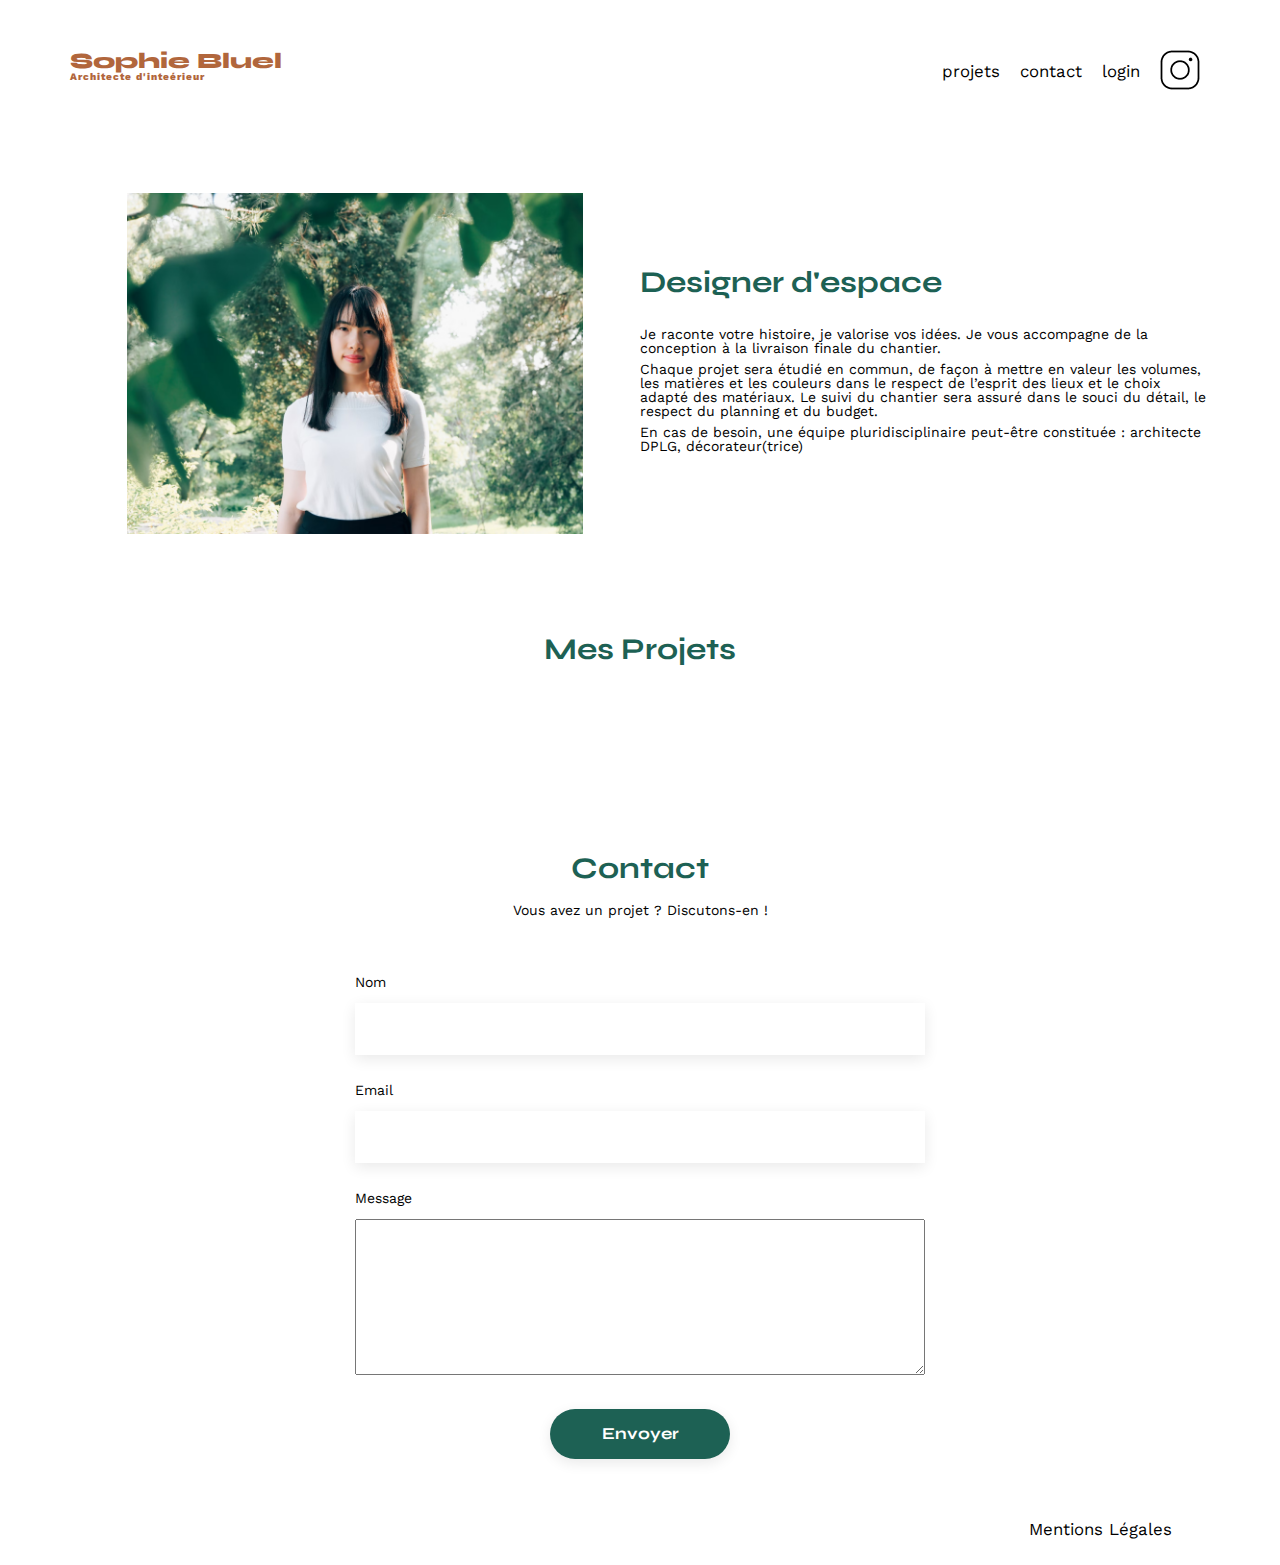
<file: index.html>
<!DOCTYPE html>
<html lang="fr">
<head>
	<meta charset="UTF-8">
	<title>Sophie Bluel - Architecte d'intérieur</title>
	<meta name="viewport" content="width=device-width, initial-scale=1.0">
	<link rel="preconnect" href="https://fonts.googleapis.com">
	<link rel="preconnect" href="https://fonts.gstatic.com" crossorigin>
	<link href="https://fonts.googleapis.com/css2?family=Syne:wght@700;800&family=Work+Sans&display=swap" rel="stylesheet">
	<meta name="description" content="">
	<link rel="stylesheet" href="https://cdnjs.cloudflare.com/ajax/libs/font-awesome/6.2.1/css/all.min.css"
        integrity="sha512-MV7K8+y+gLIBoVD59lQIYicR65iaqukzvf/nwasF0nqhPay5w/9lJmVM2hMDcnK1OnMGCdVK+iQrJ7lzPJQd1w=="
        crossorigin="anonymous" referrerpolicy="no-referrer">
	<link rel="stylesheet" href="./assets/style.css">
	<link rel="stylesheet" href="./assets/modal.css">
	<script src="src/constant.js" defer></script>	
	<script src="src/fetch.js" defer></script>
	<script src="src/modal.js" defer></script>
	<script src="src/index.js" defer></script>
</head>
<body>
<dialog  id="modal-wrapper" class="modal-wrapper" aria-hidden="true" aria-label="Edition galerie">
	<div id="modal-gallery" class="modal modal-gallery">
		<button class="close-modal" id="close-1">
			<i class="fa-xl fa-solid fa-xmark"></i>
		</button>
		<h1 class="title-modal">Galerie photo</h1>
		<div class="gallery-modal" id="gallery-modal">
		</div>
		<hr>
		<button id="add-work-modal">Ajouter une photo</button>
		<button id="del-gallery">Supprimer la galerie</button>
	</div>
	<div id="modal-add-work" class="modal modal-add-work">
		<div id="return-and-close-modal">
			<button class="return-modal" id="return-modal">
				<i class="fa-xl fa-solid fa-arrow-left"></i>
			</button>
			<button class="close-modal" id="close-2">
				<i class="fa-xl fa-solid fa-xmark"></i>
			</button>
		</div>		
		<h1 class="title-modal">Ajout photo</h1>
		<form>
			<div id="input-file">
				<div id="img-file-container">
					<img id="img-file" src="./assets/icons/picture.svg" alt="image">
				</div>
				<label for="file">+ Ajouter photo</label>
				<input type="file" id="file" name="file" accept=".jpg,.png">
				<span>jpg, png: 4mo max</span>
			</div>				
			<label for="title">Titre</label>
			<input type="text" id="title" name="title">
			<label for="category">Catégorie</label>
			<select name="category" id="category">
			</select>
			<hr>
			<input id="add-work" type="button" value="Valider" disabled>
		</form>
	</div>
</dialog>
<header>	
	<div id="header-edition">
		<div><i class="fa-regular fa-pen-to-square"></i>Mode édition</div>
		<span>publier les changements</span>
	</div>
	<div id="header-regular">
		<h1>Sophie Bluel <span>Architecte d'inteérieur</span></h1>
		<nav>
			<ul>
				<li><a href="#projets">projets</a></li>
				<li><a href="#contact">contact</a></li>
				<li><a id="login-logout" href="/login.html">login</a></li>		
				<li><img src="./assets/icons/instagram.png" alt="Instagram"></li>
			</ul>
		</nav>
	</div>
</header>
<main>
	<section id="introduction">
		<figure>
			<img src="./assets/images/sophie-bluel.png" alt="">
		</figure>
		<article>
			<h2>Designer d'espace</h2>
			<p>Je raconte votre histoire, je valorise vos idées. Je vous accompagne de la conception à la livraison finale du chantier.</p>
			<p>Chaque projet sera étudié en commun, de façon à mettre en valeur les volumes, les matières et les couleurs dans le respect de l’esprit des lieux et le choix adapté des matériaux. Le suivi du chantier sera assuré dans le souci du détail, le respect du planning et du budget.</p>
			<p>En cas de besoin, une équipe pluridisciplinaire peut-être constituée : architecte DPLG, décorateur(trice)</p>
		</article>
	</section>
	<section id="portfolio">	
		<div class="projets-and-modify">
			<h2 id="projets">Mes Projets</h2>
			<div id="modify-gallery" class="display-none">
				<i class="fa-xl fa-solid fa-pen-to-square" aria-hidden="true"></i>
				<button>modifier</button>	
			</div>	
		</div>	
		<div class="filter-buttons" id="filter-buttons">
		</div>
		<div class="gallery" id="gallery">
		</div>
	</section>
	<section class="form">
		<h2 id="contact">Contact</h2>
		<p>Vous avez un projet ? Discutons-en !</p>
		<form action="#" method="post">
			<label for="name">Nom</label>
			<input type="text" name="name" id="name">
			<label for="email">Email</label>
			<input type="email" name="email" id="email">
			<label for="message">Message</label>
			<textarea name="message" id="message" cols="30" rows="10"></textarea>
			<input type="button"  value="Envoyer">
		</form>
	</section>
</main>

<footer>
	<nav>
		<ul>
			<li>Mentions Légales</li>
		</ul>
	</nav>
</footer>
</body>
</html>
</file>
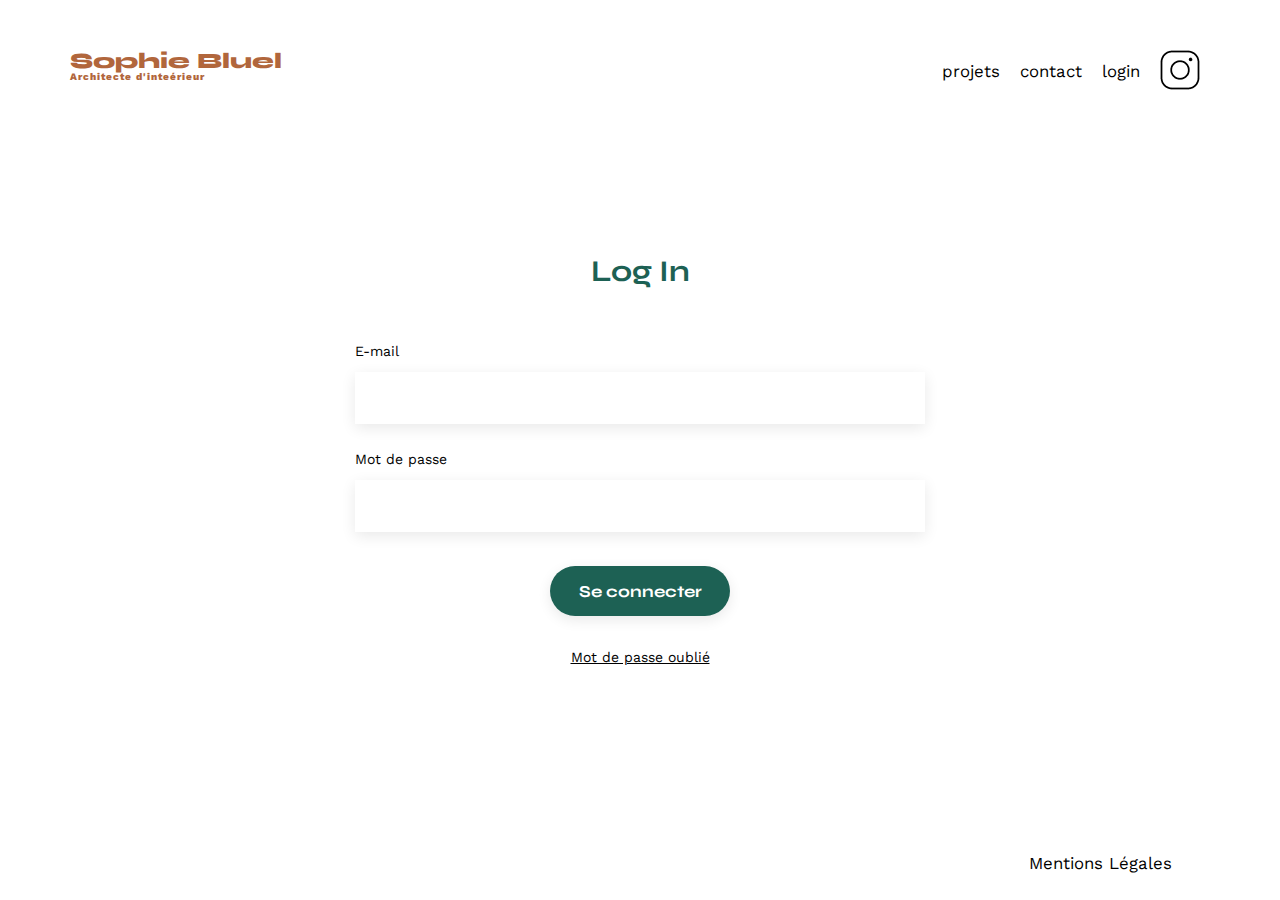
<file: login.html>
<!DOCTYPE html>
<html lang="fr">
<head>
	<meta charset="UTF-8">
	<title>Sophie Bluel - Architecte d'intérieur</title>
	<meta name="viewport" content="width=device-width, initial-scale=1.0">
	<link rel="preconnect" href="https://fonts.googleapis.com">
	<link rel="preconnect" href="https://fonts.gstatic.com" crossorigin>
	<link href="https://fonts.googleapis.com/css2?family=Syne:wght@700;800&family=Work+Sans&display=swap" rel="stylesheet">
	<meta name="description" content="">
	<link rel="stylesheet" href="./assets/style.css">
	<link rel="stylesheet" href="./assets/login.css">
	<script src="src/constant.js" defer></script>	
	<script src="src/fetch.js" defer></script>
	<script src="src/login.js" defer></script>
</head>
<body>
<header>
	<h1>Sophie Bluel <span>Architecte d'inteérieur</span></h1>
	<nav>
		<ul>
			<li><a href="/index.html">projets</a></li>
			<li><a href="/index.html">contact</a></li>
			<li><a href="/login.html">login</a></li>		
			<li><img src="./assets/icons/instagram.png" alt="Instagram"></li>
		</ul>
	</nav>
</header>
<main>
	<section class="form">
		<h2>Log In</h2>
		<form>
			<label for="email">E-mail</label>
			<input type="email" name="email" id="email">
			<label for="email">Mot de passe</label>
			<input type="password" name="password" id="password">
			<input id="login" type="button" value="Se connecter">
		</form>
		<p id="txt-error-email-missing" class="display-none">Email absent</p>
		<p id="txt-error-password-missing" class="display-none">Mot de passe absent</p>
		<p id="txt-error-login" class="display-none">Email et/ou le mot de passe est incorrect</p>
		<p id="forgot-password-link">Mot de passe oublié</p>
	</section>
</main>
<footer>
	<nav>
		<ul>
			<li>Mentions Légales</li>
		</ul>
	</nav>
</footer>
</body>
</html>
</file>
<file: assets/modal.css>
.modal-wrapper {
	position: fixed;
	top: 0;
	left: 0;
	bottom: 0;
	width: 100%;
	height: 100%;
	background-color: rgba(0,0,0,0.3);
}
.modal {
	box-sizing: border-box;
	width: 630px;
	background-color: white;
	position: absolute;
	left: 50%;
	top: 50%;
	transform: translate(-50%, -50%);
	padding-top: 26px;
	padding-bottom: 48px;	
	display: flex;
	flex-direction: column;
	align-items: center;
	border-radius: 10px;
}
.close-modal {
	border: none;
	color: black;
	padding: 0;
	margin-bottom: 10px;
	margin-left: 561px;
}
.close-modal:hover {
	background-color: white;
	color: black;
}
.return-modal {
	border: none;
	color: black;
	padding: 0;
	margin-bottom: 10px;
	margin-left: 561px;
}
.return-modal:hover {
	background-color: white;
	color: black;
}
.title-modal {
	font-family: 'Work Sans';
	color: black;
	font-size: 26px;
	font-weight: 400;
	margin-bottom: 46px;
}
.modal-gallery > .gallery-modal {
	width: 100%;
	display: grid;
	grid-template-columns: repeat(5, 1fr);
	grid-column-gap: 9px;
	grid-row-gap: 12px;
	padding: 0px 105px 40px 105px;
	box-sizing: border-box;
}
.modal-gallery > .gallery-modal > figure {
	display: block;
}
.modal-gallery > .gallery-modal > figure > i {
	position: relative;
	top: 27px;
	left: 28px;
	padding: 4px;
	background-color: black;
	border-radius: 2px;
}
.modal-gallery > .gallery-modal > figure > i + i {
	left: 31px;
}
.modal-gallery > .gallery-modal > figure :nth-child(1) {
	opacity: 0;
}
.modal-gallery > .gallery-modal > figure:hover :nth-child(1) {
	opacity: 1;
}
img {
	width: 100%;
}
hr {
	color: #B3B3B3;
	width: 420px;
	height: 0px;
	border: 1px solid #B3B3B3;
	margin-bottom: 38px;
}
#add-work-modal {
	background-color: #1D6154;
	color: white;
	height: 36px;
	width: 237px;
	margin-bottom: 23px;
	font-size: 14px;
	font-family: 'Syne';
}
#del-gallery {
	border: none;
	color: #D65353;
	font-size: 14px;
	font-family: 'Syne';
}
#del-gallery:hover {
	background-color: white;
}
.modal-add-work #return-and-close-modal {
	width: 630px;
	display: flex;
	justify-content: space-between;
}
.modal-add-work #return-and-close-modal > button {
	margin: 0px 30px;
}
.modal-add-work > form > #input-file {
	width: 420px;
	height: 169px;
	display: flex;
	flex-direction: column;
	background-color: #E8F1F6;
	justify-content: center;
	align-items: center;
	margin-bottom: 30px;
	padding: 50px 0px;
}
.modal-add-work > form > #input-file > img {
	width: 58px;
}
.modal-add-work > form > #input-file > label {
	width: 173px;
	height: 36px;
	border: none;
	border-radius: 50px;
	margin-top: 15px;
	margin-bottom: 7px;
	background-color: #CBD6DC;
	text-align: center;
	line-height: 36px;
}
.modal-add-work > form > #input-file > label:hover {
	background-color: #6f7a80;
}
.modal-add-work > form > #input-file > input {
	display: none;
}
.modal-add-work form{
	width: 420px;
	display: flex;
	flex-direction: column;
	justify-content: center;
	align-items: center;
}
.modal-add-work form input , select{
	width: 100%;
	height: 51px;
	margin-bottom: 21px;
	box-shadow: 0px 4px 14px 0px #00000017;
	border: none;
}
.modal-add-work > form > label{
	align-self: flex-start;
	margin-bottom: 10px;
}
.modal-add-work form #add-work{
	width: 237px;
	margin: 0;
	padding: 0;
}
.modal-add-work form #add-work{
	width: 237px;
	height: 36px;
	margin: 0;
	padding: 0;
	background-color: #1D6154;
}
.modal-add-work form #add-work:hover{
	background-color: #0E2F28;
}
.modal-add-work form #add-work:disabled{
	background-color: #A7A7A7;
}
.modal-add-work form hr{
	margin-top: 26px;
}
</file>
<file: assets/login.css>
html, body {
    height: 100%;
    margin: auto;
    width: 100%;
    max-width: 1140px;
}

body {
    display: flex;
    flex-direction: column;
    justify-content: space-between;
}

header {
    margin: 0px;
    padding-top: 50px;
    flex-direction: row;
}

#txt-error-email-missing , #txt-error-password-missing , #txt-error-login {
    margin-bottom: 30px;
    font-size: 20px;
    color: red;
}
</file>
<file: assets/style.css>
/* http://meyerweb.com/eric/tools/css/reset/
   v2.0 | 20110126
   License: none (public domain)
*/

html, body, div, span, applet, object, iframe,
h1, h2, h3, h4, h5, h6, p, blockquote, pre,
a, abbr, acronym, address, big, cite, code,
del, dfn, em, img, ins, kbd, q, s, samp,
small, strike, strong, sub, sup, tt, var,
b, u, i, center,
dl, dt, dd, ol, ul, li,
fieldset, form, label, legend,
table, caption, tbody, tfoot, thead, tr, th, td,
article, aside, canvas, details, embed,
figure, figcaption, footer, header, hgroup,
menu, nav, output, ruby, section, summary,
time, mark, audio, video {
	margin: 0;
	padding: 0;
	border: 0;
	font-size: 100%;
	font: inherit;
	vertical-align: baseline;
}
/* HTML5 display-role reset for older browsers */
article, aside, details, figcaption, figure,
footer, header, hgroup, menu, nav, section {
	display: block;
}
body {
	line-height: 1;
}
ol, ul {
	list-style: none;
}
blockquote, q {
	quotes: none;
}
blockquote:before, blockquote:after,
q:before, q:after {
	content: '';
	content: none;
}
table {
	border-collapse: collapse;
	border-spacing: 0;
}
/** end reset css**/
html {
	scroll-behavior: smooth;
}
body {
	font-family: 'Work Sans' ;
	font-size: 14px;
	display: flex;
	align-items: center;
	flex-direction: column;
}
header {
	display: flex;
	flex-direction: column;
	justify-content: space-between;
	width: 100%;
}
header > #header-regular {
	display: flex;
	justify-content: space-between;
	margin: 50px auto;
	width: 100%;
	max-width: 1140px;
}
#header-edition {
	background-color: black;
    top: 0;
    left: 0;
	height: 59px;
    width: 100%;
	display: none;
	justify-content: center;
	align-items: center;
	gap: 44px;
	width: 100%; 
}
#header-edition > div {
	color: white;
	display: flex;
	gap: 11px;
}
#header-edition > span {
	background-color: white;
	border-radius: 60px;
	padding: 11px 23px;
}
main {
	width: 100%;
	max-width: 1140px;
	display: flex;
	flex-direction: column;
	justify-content: center;
}
section {
	margin: 50px 0
}
a {
	text-decoration: none;
	color: black;
}
h1{
	display: flex;
	flex-direction: column;
	font-family: 'Syne';
	font-size: 22px;
	font-weight: 800;
	color: #B1663C;
}
h1 > span {
	font-family: 'Work Sans';
	font-size:10px;
	letter-spacing: 0.1em;
}
h2{
	font-family: 'Syne';
	font-weight: 700;
	font-size: 30px;
	color: #1D6154
}
nav ul {
	display: flex;
	align-items: center;
	list-style-type: none;

}
nav li {
	padding: 0 10px;
	font-size: 1.2em;
}
li:hover {
	color: #B1663C;
}
#introduction {
	display: flex;
	align-items: center;
}
#introduction figure {
	flex: 1
}
#introduction img {
	display: block;
	margin: auto;
	width: 80%;
}
#introduction article {
	flex: 1
}
#introduction h2 {
	margin-bottom: 1em;
}

#introduction p {
	margin-bottom: 0.5em;
}
.projets-and-modify {
	display: flex;
	justify-content: center;
	gap: 31px
}
#modify-gallery {
	line-height: 30px;
	text-align: center;
}
#modify-gallery > button {
	border: none;
	color: black;
	font-size: 14px;
	padding: 0;
	font-family: 'Work Sans' ;
	font-weight: 700;
}
#modify-gallery > button:hover {
	background-color: white;
}
#modify-gallery > button {
	border: none;
	color: black;
	font-size: 14px;
	padding: 0;
	font-family: 'Work Sans' ;
	font-weight: 700;
}
#modify-gallery > button:hover {
	background-color: white;
}
.gallery {
	width: 100%;
	display: grid;
	grid-template-columns: 1fr 1fr 1fr;
	grid-column-gap: 20px;
	grid-row-gap: 20px;
}
.gallery img {
	width: 100%;

}
.form {
	width: 50%;
	margin: auto;
}
.form > * {
	text-align: center;
}
.form h2{
	margin-bottom: 20px;
}
.form form {
	text-align: left;
	margin-top:30px;
	display: flex;
	flex-direction: column;
}
.form input {
	height: 50px;
	font-size: 1.2em;
	border: none;
	box-shadow: 0px 4px 14px rgba(0, 0, 0, 0.09);
}
.form label {
	margin: 2em 0 1em 0;
}
#form textarea {
	border: none;
	box-shadow: 0px 4px 14px rgba(0, 0, 0, 0.09);
}
#forgot-password-link {
	text-decoration: underline;
}
input[type="button"]{
	font-family: 'Syne';
	font-weight: 700;
	color: white;
	background-color: #1D6154;
	margin : 2em auto ;
	width: 180px;
	text-align: center;
	border-radius: 60px ;
}
.filter-buttons {
	display: flex;
	height: 37px;
	gap: 10px;
	justify-content: center;
	margin-top: 51px;
	margin-bottom: 51px;	
}
button{
	height: 100%;
	border: 1px solid #1D6154;
	font-family: 'Syne';
	font-weight: 700;
	font-size: 16px;
	color: #1D6154;
	background-color: white;
	text-align: center;
	border-radius: 60px ;
	padding: 0px 20px;
}
.active {
	color: white;
	background-color: #1D6154;
}
button:hover{
	color: white;
	background-color: #0E2F28;
}
footer {
	width: 100%;
	max-width: 1140px;
}
footer nav ul {
	display: flex;
	justify-content: flex-end;
	margin: 2em
}
.display-none {
	display: none;
}
</file>
